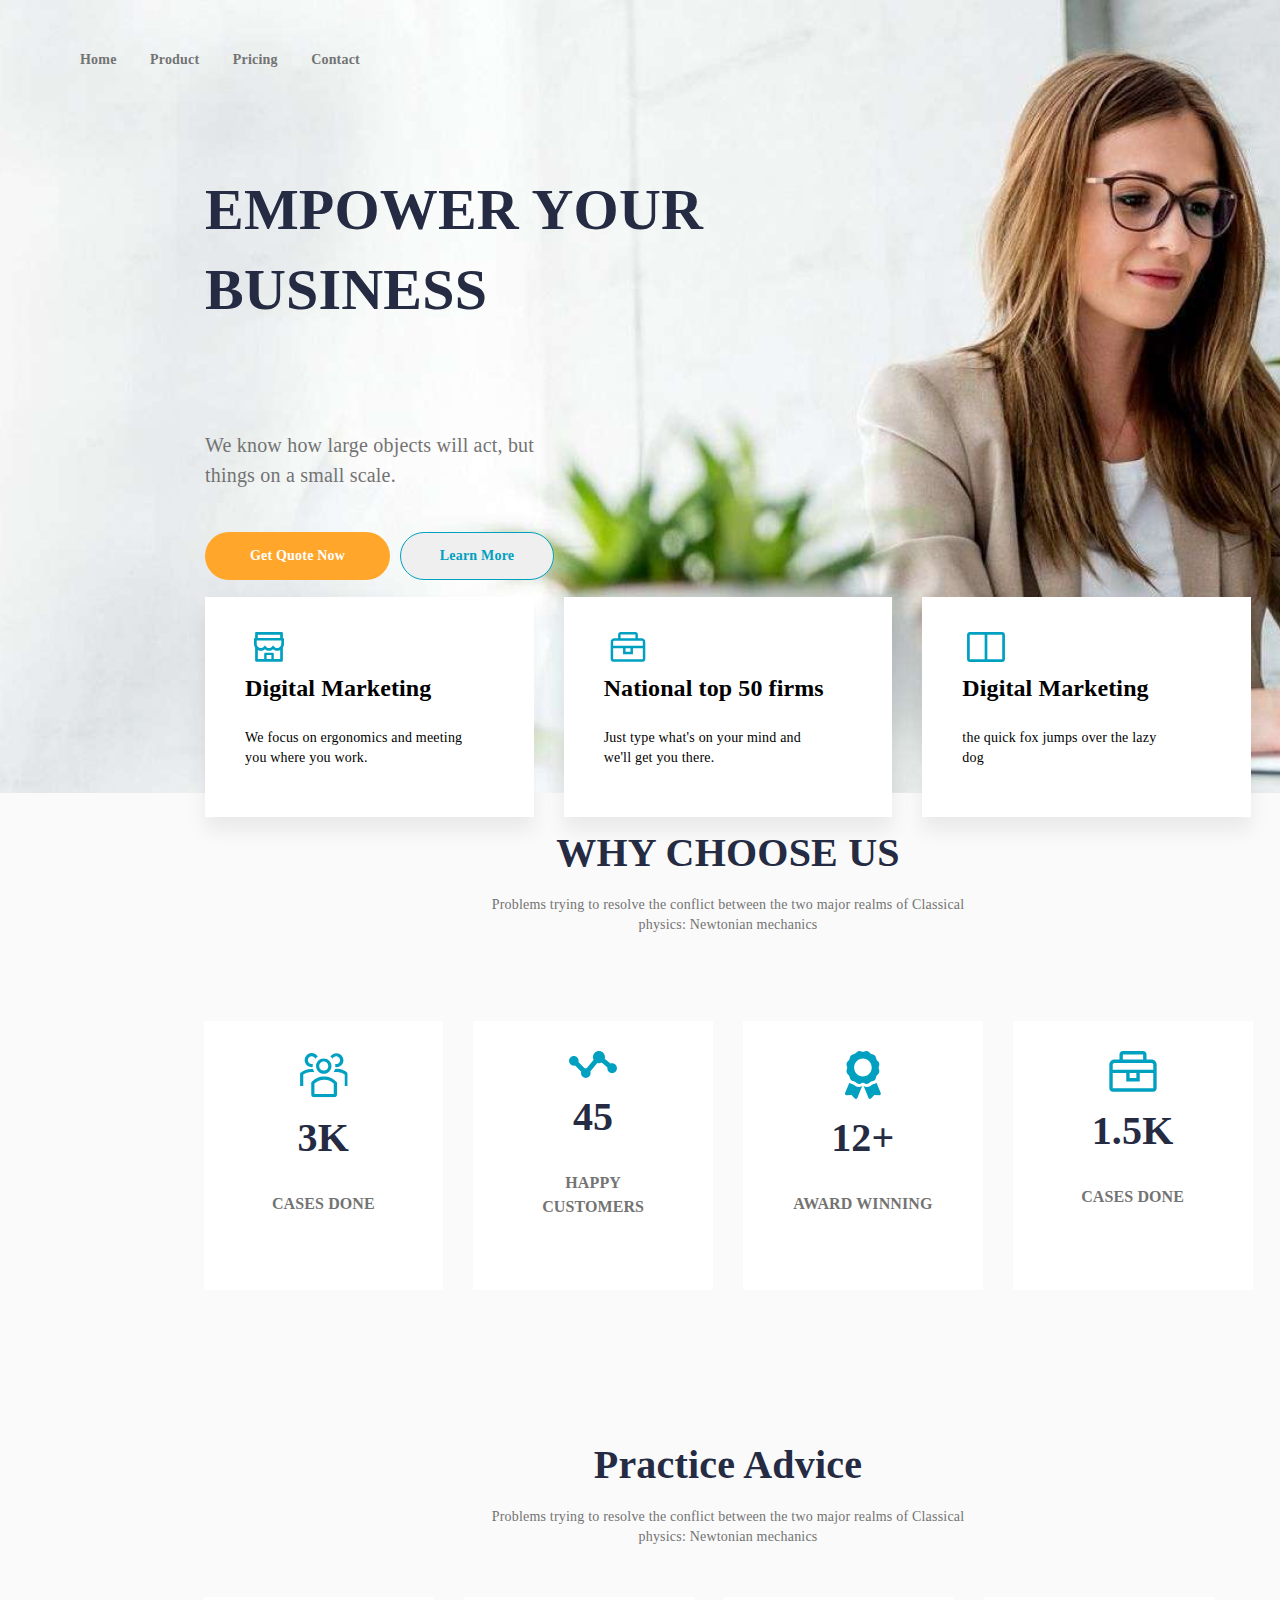
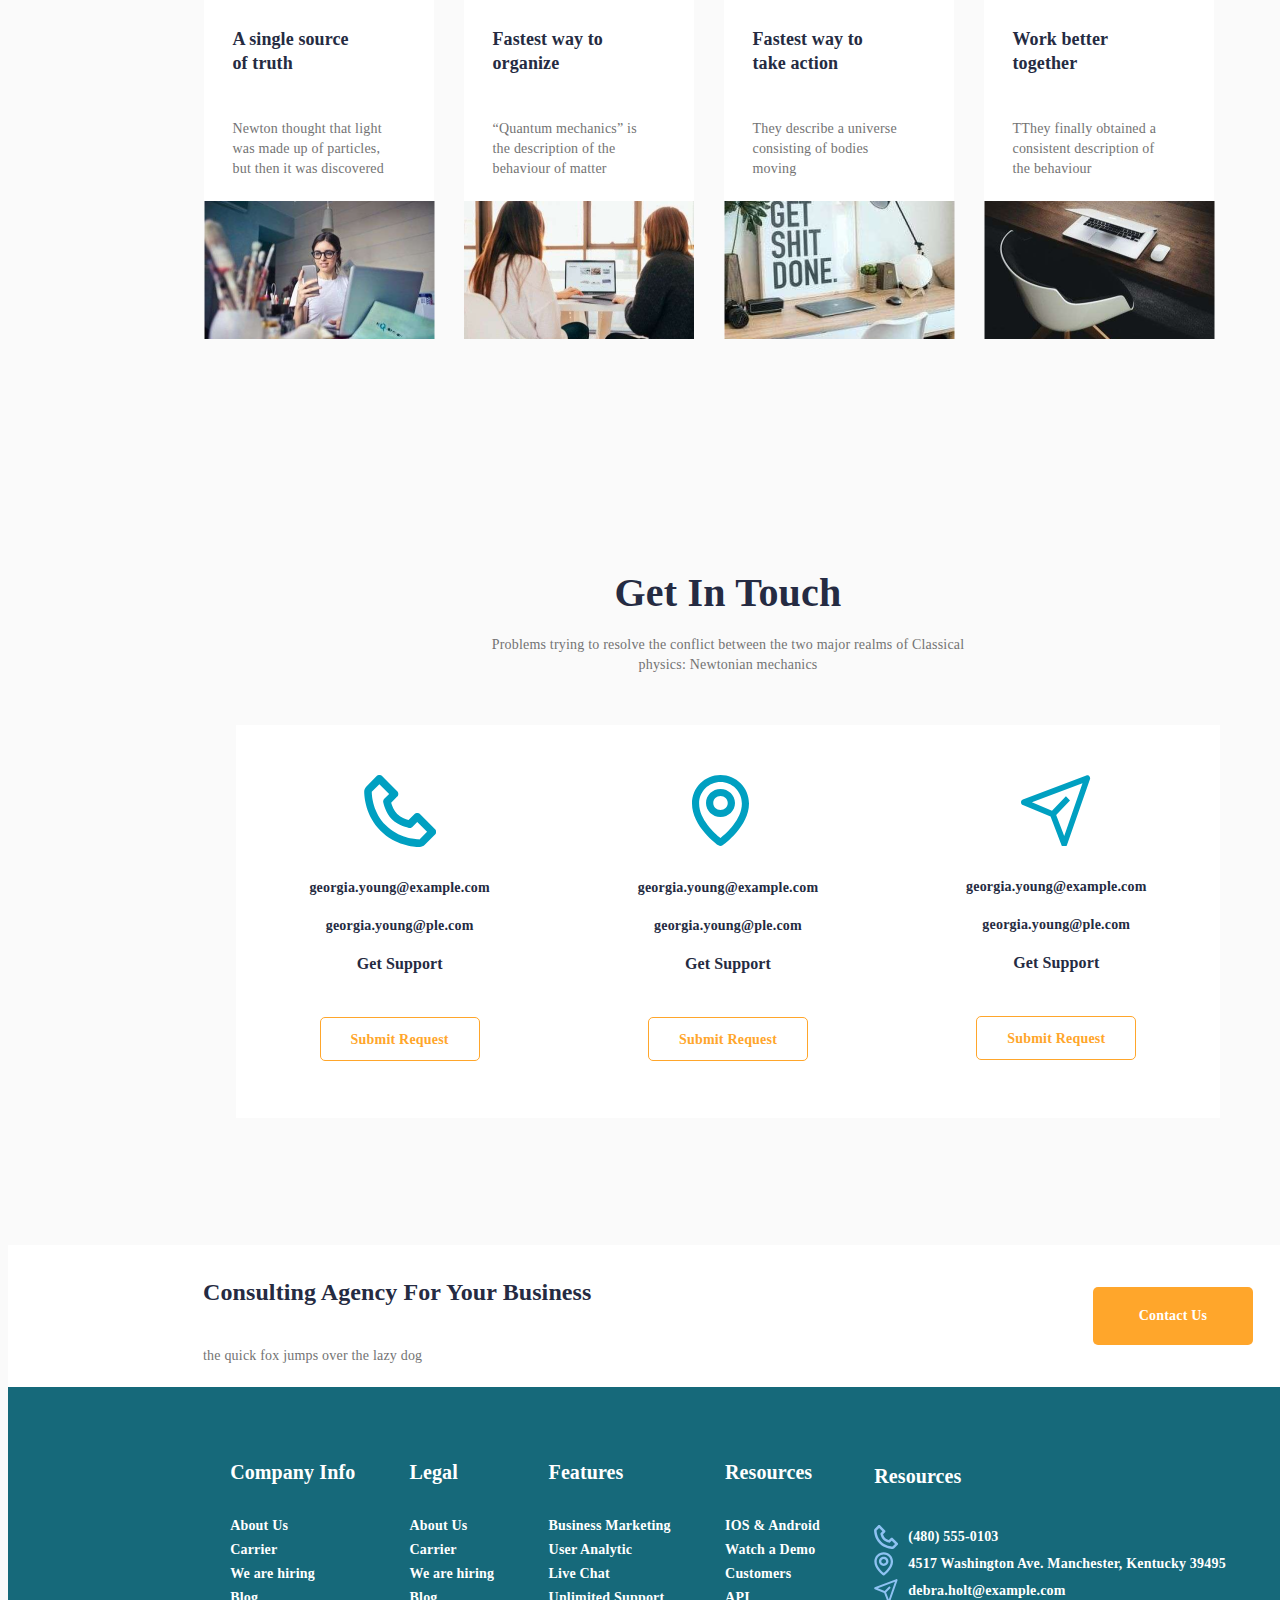
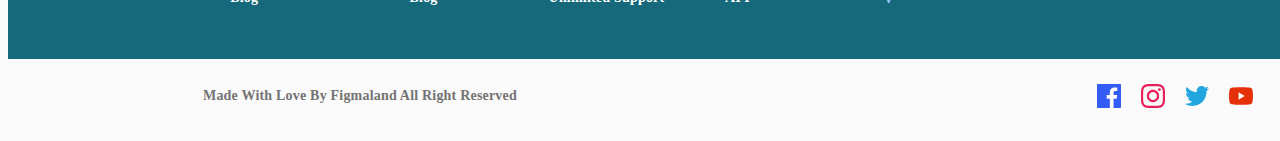
<file: labwork6/task2/index.html>
<!DOCTYPE html>
<html lang="en">
<head>
    <link rel="stylesheet" href="styles.css">
    <title>Document</title>
</head>
<body>
    <header>
        <DIV class="header">
            <nav class="header--navmenu">
                <p>Home </p>  
                <p>Product </p>  
                <p>Pricing </p>  
                <p>Contact </p>
            </nav>
            <div class="header--toggler">
                <svg width="24" height="14" viewBox="0 0 24 14" fill="none" xmlns="http://www.w3.org/2000/svg">
                    <path d="M0.571472 0H23.4286V2.28571H0.571472V0ZM6.28576 5.71429H23.4286V8H6.28576V5.71429ZM13.4286 11.4286H23.4286V13.7143H13.4286V11.4286Z" fill="#252B42"/>
                </svg>                    
            </div>
        </DIV>
    </header>
    <main class="main">
        <section>
            <div class="main--selection1">
                <p class="main--selection1--titiletext">EMPOWER YOUR BUSINESS</p>
                <p class="main--selection1--text">We know how large objects will act, but things on a small scale.</p>
                <div class="main--selection1--cta">
                        <button class="main--selection1--cta--button">Get Quote Now</button>
                        <button class="main--selection1--cta--button2">Learn More</button>
                </div>
                <div class="main--selection--containers">
                    <div class="main--selection--containers--block">
                        <svg width="48" height="48" viewBox="0 0 48 48" xmlns="http://www.w3.org/2000/svg">
                            <path d="M46.2 9.48885V1.89659C46.2 0.847537 45.342 0 44.28 0H3.72003C2.65804 0 1.80004 0.847537 1.80004 1.89659V9.48885C0.798037 9.54812 3.71756e-05 10.372 3.71756e-05 11.3795V19.1851C-0.00380525 20.6197 0.290253 22.0398 0.864037 23.3576C1.12204 23.9622 1.44004 24.5311 1.80004 25.0705V45.518C1.80004 46.5612 2.65804 47.4146 3.72003 47.4146H44.28C45.342 47.4146 46.2 46.5671 46.2 45.518V25.0705C46.5657 24.5298 46.879 23.9563 47.136 23.3576C47.706 22.036 48 20.6313 48 19.1851V11.3795C48 10.372 47.202 9.54812 46.2 9.48885ZM6.12003 4.26732H41.88V9.48293H6.12003V4.26732ZM27.84 43.1532H20.16V36.9834H27.84V43.1532ZM41.904 43.1532H31.68V35.0868C31.68 34.0378 30.822 33.1902 29.76 33.1902H18.24C17.178 33.1902 16.32 34.0378 16.32 35.0868V43.1532H6.12003V28.7985C6.29403 28.8814 6.47403 28.9644 6.66003 29.0355C7.99803 29.5927 9.42003 29.8712 10.884 29.8712C12.348 29.8712 13.764 29.5927 15.108 29.0355C15.936 28.6918 16.716 28.2532 17.43 27.7257C17.442 27.7198 17.454 27.7198 17.466 27.7257C18.1822 28.2554 18.9622 28.6954 19.788 29.0355C21.126 29.5927 22.548 29.8712 24.012 29.8712C25.476 29.8712 26.892 29.5927 28.236 29.0355C29.064 28.6918 29.844 28.2532 30.558 27.7257C30.57 27.7198 30.582 27.7198 30.594 27.7257C31.3102 28.2554 32.0902 28.6954 32.916 29.0355C34.254 29.5927 35.676 29.8712 37.14 29.8712C38.604 29.8712 40.02 29.5927 41.364 29.0355C41.544 28.9585 41.724 28.8814 41.904 28.7985V43.1532ZM43.68 19.1851C43.68 22.7294 40.74 25.6039 37.122 25.6039C34.674 25.6039 32.538 24.2941 31.41 22.3501C31.236 22.0537 30.924 21.87 30.576 21.87H30.54C30.198 21.87 29.88 22.0537 29.706 22.3501C29.1304 23.3417 28.2992 24.1652 27.297 24.7367C26.2948 25.3082 25.1572 25.6074 24 25.6039C21.558 25.6039 19.428 24.3 18.3 22.3619C18.12 22.0597 17.796 21.87 17.442 21.87C17.088 21.87 16.758 22.0597 16.584 22.3619C16.005 23.3498 15.1728 24.1695 14.1711 24.7387C13.1694 25.3078 12.0336 25.6062 10.878 25.6039C7.26003 25.6039 4.32003 22.7294 4.32003 19.1851V13.7799C4.32003 13.7621 4.33203 13.7502 4.35003 13.7502H43.65C43.668 13.7502 43.68 13.7621 43.68 13.7799V19.1851Z" class="main--selection--containers--block--logo"/>
                            </svg>
                        <header class="main--selection--containers--block--title">Digital Marketing</header>
                        <p>We focus on ergonomics and 
                            meeting you where you work. </p>                            
                    </div>
                    <div class="main--selection--containers--block">
                        <svg width="48" height="41" viewBox="0 0 48 41" xmlns="http://www.w3.org/2000/svg">
                            <path d="M42.5886 8.52529H37.519V3.45567C37.519 2.55931 37.1629 1.69966 36.5291 1.06583C35.8952 0.432007 35.0356 0.0759277 34.1392 0.0759277H13.8608C12.9644 0.0759277 12.1047 0.432007 11.4709 1.06583C10.8371 1.69966 10.481 2.55931 10.481 3.45567V8.52529H5.41139C4.06684 8.52529 2.77736 9.05941 1.82662 10.0102C0.875886 10.9609 0.341766 12.2504 0.341766 13.5949V37.2531C0.341766 38.1495 0.697846 39.0092 1.33167 39.643C1.9655 40.2768 2.82515 40.6329 3.72151 40.6329H44.2785C45.1748 40.6329 46.0345 40.2768 46.6683 39.643C47.3021 39.0092 47.6582 38.1495 47.6582 37.2531V13.5949C47.6582 12.2504 47.1241 10.9609 46.1734 10.0102C45.2226 9.05941 43.9331 8.52529 42.5886 8.52529ZM13.8608 3.45567H34.1392V8.52529H13.8608V3.45567ZM44.2785 37.2531H3.72151V22.0443H17.2405V30.4936H30.7595V22.0443H44.2785V37.2531ZM20.6202 22.0443H27.3797V27.1139H20.6202V22.0443ZM3.72151 18.6645V13.5949C3.72151 13.1467 3.89955 12.7169 4.21647 12.4C4.53338 12.0831 4.9632 11.905 5.41139 11.905H42.5886C43.0368 11.905 43.4666 12.0831 43.7835 12.4C44.1004 12.7169 44.2785 13.1467 44.2785 13.5949V18.6645H3.72151Z"/>
                            </svg>                            
                        <header class="main--selection--containers--block--title">National top 50 firms</header>
                        <p>Just type what's on your mind 
                            and we'll get you there.</p>                            
                    </div>
                    <div class="main--selection--containers--block">
                        <svg width="48" height="38" viewBox="0 0 48 38" xmlns="http://www.w3.org/2000/svg">
                            <path d="M44.5679 0.0111084H3.43234C2.52347 0.0120205 1.65208 0.375302 1.00941 1.02123C0.366737 1.66715 0.00528678 2.54295 0.00437927 3.45643V34.4643C0.00528678 35.3778 0.366737 36.2536 1.00941 36.8995C1.65208 37.5454 2.52347 37.9087 3.43234 37.9096H44.5679C45.4766 37.9082 46.3477 37.5448 46.9903 36.899C47.6329 36.2532 47.9945 35.3776 47.9958 34.4643V3.45643C47.9949 2.54295 47.6335 1.66715 46.9908 1.02123C46.3481 0.375302 45.4767 0.0120205 44.5679 0.0111084ZM3.43234 3.45643H22.2861V34.4643H3.43234V3.45643ZM25.7141 34.4643V3.45643H44.5679L44.5713 34.4643H25.7141Z"/>
                            </svg>                                                       
                        <header class="main--selection--containers--block--title">Digital Marketing</header>
                        <p>the quick fox jumps over the 
                            lazy dog</p>                            
                    </div>
                </div>
            </div>
        </section>
        <section>
            <div class="main--selection2">
                <div class="main--selection2--titletext">WHY CHOOSE US</div>
                <p class="main--selection2--p">Problems trying to resolve the conflict between the two major realms 
                    of Classical physics: Newtonian mechanics </p>
                    <div class="main--selection2--row">
                        <div class="main--selection2--row--block">
                            <svg width="49" height="48" viewBox="0 0 49 48" fill="none" xmlns="http://www.w3.org/2000/svg">
                                <g clip-path="url(#clip0_1_97)">
                                <g clip-path="url(#clip1_1_97)">
                                <path d="M24.8406 22.8022C29.1448 22.8022 32.4925 19.3069 32.4925 15.0171C32.4925 10.7273 28.9854 7.39087 24.6812 7.39087C20.377 7.39087 17.0293 10.8862 17.0293 15.0171C17.0293 19.3069 20.5364 22.8022 24.8406 22.8022ZM24.6812 10.5685C24.8406 10.5685 24.8406 10.5685 24.6812 10.5685C27.2318 10.5685 29.3042 12.6339 29.3042 15.176C29.3042 17.7181 27.2318 19.6246 24.6812 19.6246C22.1305 19.6246 20.2176 17.5592 20.2176 15.176C20.2176 12.6339 22.2899 10.5685 24.6812 10.5685Z" fill="#00A0C1"/>
                                <path d="M48.4339 21.8487C45.405 19.1477 41.4197 17.7178 37.2749 17.8767H35.9996C35.6808 19.1477 35.2025 20.2599 34.5648 21.2132C35.5213 21.0543 36.3184 21.0543 37.2749 21.0543C40.3038 20.8954 43.3327 21.8487 45.7239 23.5964V35.0357H48.9122V22.3253L48.4339 21.8487Z" fill="#00A0C1"/>
                                <path d="M33.6084 7.70814C34.4055 5.80158 36.6373 4.8483 38.7097 5.6427C40.6226 6.4371 41.5791 8.66141 40.782 10.7269C40.1444 12.1568 38.7097 13.1101 37.2749 13.1101C36.9561 13.1101 36.4779 13.1101 36.159 12.9512C36.3184 13.7456 36.3184 14.54 36.3184 15.1755V16.1288C36.6373 16.1288 36.9561 16.2876 37.2749 16.2876C41.2603 16.2876 44.4486 13.1101 44.4486 9.29693C44.4486 5.32494 41.2603 2.14734 37.4343 2.14734C34.8837 2.14734 32.6519 3.41838 31.3766 5.6427C32.1737 6.11934 32.9707 6.75486 33.6084 7.70814Z" fill="#00A0C1"/>
                                <path d="M15.4351 21.3721C14.7975 20.4189 14.3192 19.3067 14.0004 18.0357H12.7251C8.58031 17.8768 4.59495 19.3067 1.56607 21.8488L1.08783 22.3254V35.0358H4.27612V23.5965C6.82675 21.8488 9.69621 20.8955 12.7251 21.0544C13.6816 21.0544 14.6381 21.2133 15.4351 21.3721Z" fill="#00A0C1"/>
                                <path d="M12.7251 16.1294C13.044 16.1294 13.3628 16.1294 13.6816 15.9705V15.0172C13.6816 14.2228 13.6816 13.4284 13.841 12.7929C13.5222 12.9518 13.044 12.9518 12.7251 12.9518C10.6527 12.9518 8.89917 11.2041 8.89917 9.13868C8.89917 7.07324 10.6527 5.32556 12.7251 5.32556C14.3193 5.32556 15.754 6.27884 16.3917 7.70876C17.0293 6.91436 17.9858 6.11996 18.7829 5.48444C16.7105 2.14796 12.4063 1.0358 9.05859 3.10124C5.71088 5.16668 4.59498 9.45644 6.66737 12.7929C7.94269 14.8584 10.1745 16.1294 12.7251 16.1294Z" fill="#00A0C1"/>
                                <path d="M37.9126 31.3816L37.5938 30.905C34.4055 27.4096 29.9419 25.3442 25.1594 25.5031C20.377 25.3442 15.754 27.4096 12.5657 30.905L12.2469 31.3816V43.4565C12.2469 44.8864 13.3628 46.1574 14.9569 46.1574H35.362C36.7967 46.1574 38.072 44.8864 38.072 43.4565V31.3816H37.9126ZM34.7243 42.9798H15.4351V32.4938C17.9858 29.9517 21.4929 28.6807 25.1594 28.6807C28.6666 28.5218 32.1737 29.9517 34.7243 32.4938V42.9798Z" fill="#00A0C1"/>
                                </g>
                                </g>
                                <defs>
                                <clipPath id="clip0_1_97">
                                <rect width="48" height="48" fill="white" transform="translate(0.5)"/>
                                </clipPath>
                                <clipPath id="clip1_1_97">
                                <rect width="48" height="44.2105" fill="white" transform="translate(1 2)"/>
                                </clipPath>
                                </defs>
                            </svg>
                            <div class="main--selection2--titletext">3K</div>
                            <p>CASES DONE</p>
                        </div>
                        <div class="main--selection2--row--block">                                                                              
                            <svg width="48" height="27" viewBox="0 0 48 27" fill="none" xmlns="http://www.w3.org/2000/svg">
                                <path d="M43.1502 12.2822C42.5747 12.2864 42.0047 12.3962 41.4674 12.6064L35.7271 7.82167C35.8684 7.30005 35.9689 6.75894 35.9689 6.18858C35.9689 2.81028 33.3022 0.0949707 29.9844 0.0949707C26.6667 0.0949707 24 2.81028 24 6.18858C24 7.15381 24.2394 8.05323 24.6272 8.86246L17.6636 17.2424C17.3849 17.1893 17.1022 17.1607 16.8186 17.1571C16.3902 17.1571 15.9856 17.2302 15.593 17.3374L9.45776 11.0903C9.56548 10.693 9.63729 10.281 9.63729 9.84475C9.63729 7.14406 7.50204 4.96986 4.84973 4.96986C2.19742 4.96986 0.0621643 7.14406 0.0621643 9.84475C0.0621643 12.5454 2.19742 14.7196 4.84973 14.7196C5.27822 14.7196 5.68277 14.6465 6.07535 14.5393L12.2106 20.7864C12.0955 21.1914 12.0351 21.6104 12.0311 22.032C12.0311 24.7327 14.1663 26.9069 16.8186 26.9069C19.471 26.9069 21.6062 24.7327 21.6062 22.032C21.6062 21.4543 21.4913 20.9107 21.3118 20.3964L28.2849 12.0068C28.8282 12.1676 29.3908 12.2822 29.9844 12.2822C30.9291 12.2769 31.8589 12.0421 32.6966 11.5973L38.4393 16.382C38.3942 16.638 38.3686 16.8971 38.3627 17.1571C38.3627 19.8578 40.4979 22.032 43.1502 22.032C45.8026 22.032 47.9378 19.8578 47.9378 17.1571C47.9378 14.4564 45.8026 12.2822 43.1502 12.2822Z" fill="#00A0C1"/>
                                </svg>                                
                            <div class="main--selection2--titletext">45</div>
                            <p>HAPPY CUSTOMERS</p>
                        </div>
                        <div class="main--selection2--row--block">
                            <svg width="36" height="48" viewBox="0 0 36 48" fill="none" xmlns="http://www.w3.org/2000/svg">
                                <path d="M9.06414 33.9949C8.25307 33.1802 8.67587 33.4099 6.71961 32.8839C5.83201 32.6449 5.05174 32.1855 4.34614 31.6352L0.111605 42.0639C-0.298129 43.0736 0.467205 44.1705 1.55174 44.1292L6.46947 43.9408L9.85187 47.5296C10.5985 48.3208 11.9089 48.0742 12.3187 47.0646L17.1767 35.1002C16.1649 35.6664 15.0421 35.9983 13.8811 35.9983C12.0611 35.9983 10.3512 35.2867 9.06414 33.9949ZM35.7276 42.0639L31.4931 31.6352C30.7875 32.1864 30.0072 32.6449 29.1196 32.8839C27.1531 33.4127 27.5843 33.1821 26.7751 33.9949C25.488 35.2867 23.7772 35.9983 21.9572 35.9983C20.7961 35.9983 19.6733 35.6655 18.6616 35.1002L23.5196 47.0646C23.9293 48.0742 25.2407 48.3208 25.9864 47.5296L29.3697 43.9408L34.2875 44.1292C35.372 44.1705 36.1373 43.0727 35.7276 42.0639ZM24.5463 31.8733C25.9724 30.4155 26.1357 30.5411 28.1667 29.9852C29.4631 29.6299 30.4767 28.5939 30.8239 27.2683C31.522 24.6058 31.3409 24.9274 33.2459 22.9792C34.1951 22.0089 34.5656 20.5942 34.2184 19.2686C33.5212 16.608 33.5203 16.9792 34.2184 14.3158C34.5656 12.9902 34.1951 11.5755 33.2459 10.6052C31.3409 8.65706 31.522 8.97769 30.8239 6.31613C30.4767 4.9905 29.4631 3.95456 28.1667 3.59925C25.5645 2.88581 25.8781 3.07238 23.9713 1.12331C23.0221 0.153002 21.638 -0.226685 20.3416 0.128627C17.7404 0.841127 18.1035 0.842064 15.4976 0.128627C14.2012 -0.226685 12.8171 0.152065 11.8679 1.12331C9.96294 3.07144 10.2765 2.88581 7.67347 3.59925C6.37707 3.95456 5.36347 4.9905 5.01627 6.31613C4.31907 8.97769 4.49921 8.65706 2.59427 10.6052C1.64507 11.5755 1.2736 12.9902 1.62174 14.3158C2.31894 16.9746 2.31987 16.6033 1.62174 19.2677C1.27454 20.5933 1.64507 22.008 2.59427 22.9792C4.49921 24.9274 4.31814 24.6058 5.01627 27.2683C5.36347 28.5939 6.37707 29.6299 7.67347 29.9852C9.76227 30.5571 9.91814 30.4671 11.2929 31.8733C12.5277 33.1361 14.4513 33.3621 15.9353 32.4189C16.5288 32.0405 17.2172 31.8396 17.9201 31.8396C18.623 31.8396 19.3114 32.0405 19.9048 32.4189C21.3879 33.3621 23.3115 33.1361 24.5463 31.8733ZM9.11454 16.4946C9.11454 11.523 13.0569 7.49269 17.9196 7.49269C22.7823 7.49269 26.7247 11.523 26.7247 16.4946C26.7247 21.4661 22.7823 25.4964 17.9196 25.4964C13.0569 25.4964 9.11454 21.4661 9.11454 16.4946Z" fill="#00A0C1"/>
                                </svg>                                     
                            <div class="main--selection2--titletext">12+</div>
                            <p>AWARD WINNING</p>
                        </div>
                        <div class="main--selection2--row--block">
                            <svg width="48" height="41" viewBox="0 0 48 41" xmlns="http://www.w3.org/2000/svg">
                                <path d="M42.5886 8.52529H37.519V3.45567C37.519 2.55931 37.1629 1.69966 36.5291 1.06583C35.8952 0.432007 35.0356 0.0759277 34.1392 0.0759277H13.8608C12.9644 0.0759277 12.1047 0.432007 11.4709 1.06583C10.8371 1.69966 10.481 2.55931 10.481 3.45567V8.52529H5.41139C4.06684 8.52529 2.77736 9.05941 1.82662 10.0102C0.875886 10.9609 0.341766 12.2504 0.341766 13.5949V37.2531C0.341766 38.1495 0.697846 39.0092 1.33167 39.643C1.9655 40.2768 2.82515 40.6329 3.72151 40.6329H44.2785C45.1748 40.6329 46.0345 40.2768 46.6683 39.643C47.3021 39.0092 47.6582 38.1495 47.6582 37.2531V13.5949C47.6582 12.2504 47.1241 10.9609 46.1734 10.0102C45.2226 9.05941 43.9331 8.52529 42.5886 8.52529ZM13.8608 3.45567H34.1392V8.52529H13.8608V3.45567ZM44.2785 37.2531H3.72151V22.0443H17.2405V30.4936H30.7595V22.0443H44.2785V37.2531ZM20.6202 22.0443H27.3797V27.1139H20.6202V22.0443ZM3.72151 18.6645V13.5949C3.72151 13.1467 3.89955 12.7169 4.21647 12.4C4.53338 12.0831 4.9632 11.905 5.41139 11.905H42.5886C43.0368 11.905 43.4666 12.0831 43.7835 12.4C44.1004 12.7169 44.2785 13.1467 44.2785 13.5949V18.6645H3.72151Z" fill="#00A0C1"/>
                                </svg>                                          
                            <div class="main--selection2--titletext">1.5K</div>
                            <p>CASES DONE</p>
                        </div>
                    </div>
                    
            </div> 
        </section>
        <section>
            <div class="main--selection3">
                <div class="main--selection2--titletext">Practice Advice</div>
                <p class="main--selection2--p">Problems trying to resolve the conflict between 
the two major realms of Classical physics: Newtonian mechanics</p>
                <div class="main--selection2--row">
                    <div class="main--selection3--row--block">
                        <h5>A single source 
                            of truth</h5>
                        <p class="main--selection3--p">Newton thought that 
                            light was made up of 
                            particles, but then it 
                            was discovered </p>
                        <img src="img/thumbnail/icon (3).png" alt="">
                    </div>
                    <div class="main--selection3--row--block">
                        <h5>Fastest way to 
                            organize</h5>
                        <p class="main--selection3--p">“Quantum mechanics” 
                            is the description of the 
                            behaviour of matter</p>
                        <img src="img/thumbnail/icon (4).png" alt="">
                    </div>
                    <div class="main--selection3--row--block">
                        <h5>Fastest way to 
                            take action</h5>
                        <p class="main--selection3--p">They describe a 
                            universe consisting of 
                            bodies moving</p>
                        <img src="img/thumbnail/icon (1).png" alt="">
                    </div>
                    <div class="main--selection3--row--block">
                        <h5>Work better 
                            together</h5>
                        <p class="main--selection3--p">TThey finally obtained 
                            a consistent description 
                            of the behaviour </p>
                        <img src="img/thumbnail/icon (2).png" alt="">
                    </div>
                </div>
            </div>
        </section>
        <section>
            <div class="main--selection4">
                <div class="main--selection2--titletext">Get In Touch</div>
                <p class="main--selection2--p">Problems trying to resolve the conflict between 
                    the two major realms of Classical physics: Newtonian mechanics  </p>
                <div class="main--selection4--row">
                    <div class="main--selection4--row--block">
                        <svg width="72" height="72" viewBox="0 0 72 72" xmlns="http://www.w3.org/2000/svg">
                            <path d="M55.9295 38.9947C55.578 38.6426 55.1605 38.3632 54.7009 38.1726C54.2413 37.982 53.7487 37.8839 53.2511 37.8839C52.7536 37.8839 52.2609 37.982 51.8013 38.1726C51.3417 38.3632 50.9242 38.6426 50.5727 38.9947L44.534 45.0334C41.7344 44.1999 36.5102 42.3057 33.1992 38.9947C29.8881 35.6836 27.9939 30.4594 27.1605 27.6598L33.1992 21.6211C33.5513 21.2696 33.8306 20.8521 34.0212 20.3925C34.2118 19.9329 34.3099 19.4403 34.3099 18.9427C34.3099 18.4452 34.2118 17.9525 34.0212 17.4929C33.8306 17.0333 33.5513 16.6159 33.1992 16.2643L18.0456 1.11076C17.6941 0.758646 17.2766 0.479298 16.817 0.288701C16.3574 0.0981045 15.8647 0 15.3672 0C14.8696 0 14.377 0.0981045 13.9174 0.288701C13.4578 0.479298 13.0403 0.758646 12.6888 1.11076L2.41467 11.3849C0.975078 12.8245 0.164361 14.802 0.194668 16.8212C0.281801 22.2159 1.71003 40.9533 16.4772 55.7204C31.2443 70.4876 49.9817 71.912 55.3802 72.003H55.4863C57.4865 72.003 59.377 71.215 60.809 69.783L71.0831 59.5088C71.4352 59.1573 71.7146 58.7398 71.9052 58.2802C72.0957 57.8207 72.1938 57.328 72.1938 56.8304C72.1938 56.3329 72.0957 55.8402 71.9052 55.3807C71.7146 54.9211 71.4352 54.5036 71.0831 54.1521L55.9295 38.9947ZM55.4484 64.4224C50.7205 64.3428 34.544 63.0737 21.834 50.3599C9.08224 37.6081 7.84722 21.3749 7.77146 16.7417L15.3672 9.14594L25.164 18.9427L20.2656 23.8411C19.8203 24.2861 19.4929 24.835 19.313 25.4382C19.1331 26.0414 19.1063 26.68 19.2351 27.2961C19.3261 27.7318 21.5498 38.0627 27.8386 44.3515C34.1273 50.6402 44.4583 52.864 44.8939 52.9549C45.5097 53.0874 46.1489 53.0627 46.7527 52.8833C47.3565 52.7039 47.9054 52.3755 48.3489 51.9283L53.2511 47.0299L63.0479 56.8267L55.4484 64.4224Z"/>
                            </svg>
                        <div class="main--selection4--row--block--email">
                            <p>georgia.young@example.com</p>
                            <p>georgia.young@ple.com</p>
                        </div>
                        <h5>Get Support</h5>
                        <button class="main--selection4--row--block--button">Submit Request</button>
                    </div>
                    <div class="main--selection4--row--block">
                        <svg width="73" height="72" viewBox="0 0 73 72" xmlns="http://www.w3.org/2000/svg">
                            <path d="M29.5 42C37.4968 42 44 35.721 44 28C44 20.279 37.4968 14 29.5 14C21.5032 14 15 20.279 15 28C15 35.721 21.5032 42 29.5 42ZM29.5 21C33.4984 21 36.75 24.1395 36.75 28C36.75 31.8605 33.4984 35 29.5 35C25.5016 35 22.25 31.8605 22.25 28C22.25 24.1395 25.5016 21 29.5 21Z"/>
                            <path d="M27.4338 70.3403C28.0367 70.7693 28.7591 71 29.5 71C30.2409 71 30.9633 70.7693 31.5662 70.3403C32.6492 69.577 58.103 51.2624 57.9997 28.4002C57.9997 12.7411 45.214 0 29.5 0C13.786 0 1.00031 12.7411 1.00031 28.3825C0.897002 51.2624 26.3508 69.577 27.4338 70.3403ZM29.5 7.10006C41.2882 7.10006 50.8748 16.6532 50.8748 28.418C50.9496 44.173 35.2427 58.3199 29.5 62.9598C23.7609 58.3163 8.05042 44.1659 8.12524 28.4002C8.12524 16.6532 17.7118 7.10006 29.5 7.10006Z"/>
                            </svg>
                            
                        <div class="main--selection4--row--block--email">
                            <p>georgia.young@example.com</p>
                            <p>georgia.young@ple.com</p>
                        </div>
                        <h5>Get Support</h5>
                        <button class="main--selection4--row--block--button">Submit Request</button>
                    </div>
                    <div class="main--selection4--row--block">
                        <svg width="70" height="71" viewBox="0 0 70 71"  xmlns="http://www.w3.org/2000/svg">
                            <path d="M68.3484 1.16199C67.9592 0.759029 67.4674 0.480035 66.9308 0.357809C66.3943 0.235584 65.8354 0.275208 65.3198 0.472024L1.8615 24.4708C1.31422 24.6867 0.84305 25.0706 0.51056 25.5716C0.178071 26.0726 0 26.6669 0 27.2756C0 27.8844 0.178071 28.4787 0.51056 28.9797C0.84305 29.4807 1.31422 29.8646 1.8615 30.0805L29.5524 41.5999L40.6287 70.3984C40.8368 70.9426 41.1935 71.4115 41.6549 71.7473C42.1162 72.0832 42.6619 72.2712 43.2248 72.2883C43.8077 72.2759 44.3733 72.08 44.847 71.7266C45.3207 71.3732 45.6804 70.8787 45.8785 70.3084L68.9542 4.31183C69.1507 3.78108 69.1981 3.20317 69.0909 2.64548C68.9836 2.08779 68.7261 1.5733 68.3484 1.16199ZM43.2248 60.8889L35.1771 39.89L48.9937 25.5207L44.9266 21.291L30.9946 35.7802L10.9187 27.2906L61.4834 8.30162L43.2248 60.8889Z" />
                            </svg>
                            
                        <div class="main--selection4--row--block--email">
                            <p>georgia.young@example.com</p>
                            <p>georgia.young@ple.com</p>
                        </div>
                        <h5>Get Support</h5>
                        <button class="main--selection4--row--block--button">Submit Request</button>
                    </div>
                </div>
            </div>
        </section>
    </main>
    <footer>
        <div class="footer">
            <div class="footer--block1">
                <div class="footer--block1--block">
                    <div class="footer--block1--block--textblock">
                        <p class="footer--block1--block--textblock--h3">Consulting Agency For Your Business</p>
                        <p class="footer--block1--block--textblock--p">the quick fox jumps over the lazy dog</p>
                    </div>
                    <button class="footer--block1--block--button">Contact Us</button>
                </div>
            </div>
            <div class="footer--block2">
                <div class="footer--block2--block">
                    <div class="footer--block2--block--menucolumn">
                        <p>Company Info</p>
                        <UL>
                            <li>About Us</li>
                            <li>Carrier</li>
                            <li>We are hiring</li>
                            <li>Blog</li>
                        </UL>
                    </div>
                    <div class="footer--block2--block--menucolumn">
                        <p>Legal</p>
                        <UL>
                            <li>About Us</li>
                            <li>Carrier</li>
                            <li>We are hiring</li>
                            <li>Blog</li>
                        </UL>
                    </div>
                    <div class="footer--block2--block--menucolumn">
                        <P>Features</P>
                        <UL>
                            <li>Business Marketing</li>
                            <li>User Analytic</li>
                            <li>Live Chat</li>
                            <li>Unlimited Support</li>
                        </UL>
                    </div>
                    <div class="footer--block2--block--menucolumn">
                        <P>Resources</P>
                        <UL>
                            <li>IOS & Android</li>
                            <li>Watch a Demo</li>
                            <li>Customers</li>
                            <li>API</li>
                        </UL>
                    </div>
                    <div class="footer--block2--block--menucolumn">
                        <P>Resources</P>
                        <UL>
                            <li><svg width="24" height="24" viewBox="0 0 72 72" xmlns="http://www.w3.org/2000/svg">
                                <path d="M55.9295 38.9947C55.578 38.6426 55.1605 38.3632 54.7009 38.1726C54.2413 37.982 53.7487 37.8839 53.2511 37.8839C52.7536 37.8839 52.2609 37.982 51.8013 38.1726C51.3417 38.3632 50.9242 38.6426 50.5727 38.9947L44.534 45.0334C41.7344 44.1999 36.5102 42.3057 33.1992 38.9947C29.8881 35.6836 27.9939 30.4594 27.1605 27.6598L33.1992 21.6211C33.5513 21.2696 33.8306 20.8521 34.0212 20.3925C34.2118 19.9329 34.3099 19.4403 34.3099 18.9427C34.3099 18.4452 34.2118 17.9525 34.0212 17.4929C33.8306 17.0333 33.5513 16.6159 33.1992 16.2643L18.0456 1.11076C17.6941 0.758646 17.2766 0.479298 16.817 0.288701C16.3574 0.0981045 15.8647 0 15.3672 0C14.8696 0 14.377 0.0981045 13.9174 0.288701C13.4578 0.479298 13.0403 0.758646 12.6888 1.11076L2.41467 11.3849C0.975078 12.8245 0.164361 14.802 0.194668 16.8212C0.281801 22.2159 1.71003 40.9533 16.4772 55.7204C31.2443 70.4876 49.9817 71.912 55.3802 72.003H55.4863C57.4865 72.003 59.377 71.215 60.809 69.783L71.0831 59.5088C71.4352 59.1573 71.7146 58.7398 71.9052 58.2802C72.0957 57.8207 72.1938 57.328 72.1938 56.8304C72.1938 56.3329 72.0957 55.8402 71.9052 55.3807C71.7146 54.9211 71.4352 54.5036 71.0831 54.1521L55.9295 38.9947ZM55.4484 64.4224C50.7205 64.3428 34.544 63.0737 21.834 50.3599C9.08224 37.6081 7.84722 21.3749 7.77146 16.7417L15.3672 9.14594L25.164 18.9427L20.2656 23.8411C19.8203 24.2861 19.4929 24.835 19.313 25.4382C19.1331 26.0414 19.1063 26.68 19.2351 27.2961C19.3261 27.7318 21.5498 38.0627 27.8386 44.3515C34.1273 50.6402 44.4583 52.864 44.8939 52.9549C45.5097 53.0874 46.1489 53.0627 46.7527 52.8833C47.3565 52.7039 47.9054 52.3755 48.3489 51.9283L53.2511 47.0299L63.0479 56.8267L55.4484 64.4224Z"/>
                                </svg>(480) 555-0103</li>
                            <li><svg width="24" height="30" viewBox="0 0 73 72" xmlns="http://www.w3.org/2000/svg">
                                <path d="M29.5 42C37.4968 42 44 35.721 44 28C44 20.279 37.4968 14 29.5 14C21.5032 14 15 20.279 15 28C15 35.721 21.5032 42 29.5 42ZM29.5 21C33.4984 21 36.75 24.1395 36.75 28C36.75 31.8605 33.4984 35 29.5 35C25.5016 35 22.25 31.8605 22.25 28C22.25 24.1395 25.5016 21 29.5 21Z"/>
                                <path d="M27.4338 70.3403C28.0367 70.7693 28.7591 71 29.5 71C30.2409 71 30.9633 70.7693 31.5662 70.3403C32.6492 69.577 58.103 51.2624 57.9997 28.4002C57.9997 12.7411 45.214 0 29.5 0C13.786 0 1.00031 12.7411 1.00031 28.3825C0.897002 51.2624 26.3508 69.577 27.4338 70.3403ZM29.5 7.10006C41.2882 7.10006 50.8748 16.6532 50.8748 28.418C50.9496 44.173 35.2427 58.3199 29.5 62.9598C23.7609 58.3163 8.05042 44.1659 8.12524 28.4002C8.12524 16.6532 17.7118 7.10006 29.5 7.10006Z"/>
                                </svg>4517 Washington Ave. Manchester, Kentucky 39495</li>
                            <li> <svg width="24" height="24" viewBox="0 0 70 71"  xmlns="http://www.w3.org/2000/svg">
                                <path d="M68.3484 1.16199C67.9592 0.759029 67.4674 0.480035 66.9308 0.357809C66.3943 0.235584 65.8354 0.275208 65.3198 0.472024L1.8615 24.4708C1.31422 24.6867 0.84305 25.0706 0.51056 25.5716C0.178071 26.0726 0 26.6669 0 27.2756C0 27.8844 0.178071 28.4787 0.51056 28.9797C0.84305 29.4807 1.31422 29.8646 1.8615 30.0805L29.5524 41.5999L40.6287 70.3984C40.8368 70.9426 41.1935 71.4115 41.6549 71.7473C42.1162 72.0832 42.6619 72.2712 43.2248 72.2883C43.8077 72.2759 44.3733 72.08 44.847 71.7266C45.3207 71.3732 45.6804 70.8787 45.8785 70.3084L68.9542 4.31183C69.1507 3.78108 69.1981 3.20317 69.0909 2.64548C68.9836 2.08779 68.7261 1.5733 68.3484 1.16199ZM43.2248 60.8889L35.1771 39.89L48.9937 25.5207L44.9266 21.291L30.9946 35.7802L10.9187 27.2906L61.4834 8.30162L43.2248 60.8889Z" />
                                </svg> debra.holt@example.com</li>
                        </UL>
                    </div>
                </div>
            </div>
            <div class="footer--block3">
                <div class="footer--block3--block">
                    <p>Made With Love By Figmaland All Right Reserved </p>
                    <div class="footer--block3--block--icons">
                        <svg width="24" height="24" viewBox="0 0 24 24" fill="none" xmlns="http://www.w3.org/2000/svg">
                            <path d="M23.04 0H0.96C0.429 0 0 0.429 0 0.96V23.04C0 23.571 0.429 24 0.96 24H23.04C23.571 24 24 23.571 24 23.04V0.96C24 0.429 23.571 0 23.04 0ZM20.268 7.005H18.351C16.848 7.005 16.557 7.719 16.557 8.769V11.082H20.145L19.677 14.703H16.557V24H12.816V14.706H9.687V11.082H12.816V8.412C12.816 5.313 14.709 3.624 17.475 3.624C18.801 3.624 19.938 3.723 20.271 3.768V7.005H20.268Z" fill="#335BF5"/>
                            </svg>
                        <svg width="24" height="24" viewBox="0 0 24 24" fill="none" xmlns="http://www.w3.org/2000/svg">
                                <path d="M12.0018 5.84744C8.59677 5.84744 5.84877 8.59544 5.84877 12.0004C5.84877 15.4054 8.59677 18.1534 12.0018 18.1534C15.4068 18.1534 18.1548 15.4054 18.1548 12.0004C18.1548 8.59544 15.4068 5.84744 12.0018 5.84744ZM12.0018 15.9994C9.79977 15.9994 8.00277 14.2024 8.00277 12.0004C8.00277 9.79844 9.79977 8.00144 12.0018 8.00144C14.2038 8.00144 16.0008 9.79844 16.0008 12.0004C16.0008 14.2024 14.2038 15.9994 12.0018 15.9994ZM18.4068 4.16144C17.6118 4.16144 16.9698 4.80344 16.9698 5.59844C16.9698 6.39344 17.6118 7.03544 18.4068 7.03544C19.2018 7.03544 19.8438 6.39644 19.8438 5.59844C19.844 5.40966 19.807 5.22269 19.7349 5.04824C19.6627 4.87379 19.5569 4.71528 19.4234 4.5818C19.2899 4.44831 19.1314 4.34247 18.957 4.27034C18.7825 4.19821 18.5955 4.1612 18.4068 4.16144V4.16144ZM23.9958 12.0004C23.9958 10.3444 24.0108 8.70344 23.9178 7.05044C23.8248 5.13044 23.3868 3.42644 21.9828 2.02244C20.5758 0.615437 18.8748 0.180437 16.9548 0.0874372C15.2988 -0.00556279 13.6578 0.00943725 12.0048 0.00943725C10.3488 0.00943725 8.70777 -0.00556279 7.05477 0.0874372C5.13477 0.180437 3.43077 0.618437 2.02677 2.02244C0.619771 3.42944 0.184771 5.13044 0.0917707 7.05044C-0.00122929 8.70644 0.0137708 10.3474 0.0137708 12.0004C0.0137708 13.6534 -0.00122929 15.2974 0.0917707 16.9504C0.184771 18.8704 0.622771 20.5744 2.02677 21.9784C3.43377 23.3854 5.13477 23.8204 7.05477 23.9134C8.71077 24.0064 10.3518 23.9914 12.0048 23.9914C13.6608 23.9914 15.3018 24.0064 16.9548 23.9134C18.8748 23.8204 20.5788 23.3824 21.9828 21.9784C23.3898 20.5714 23.8248 18.8704 23.9178 16.9504C24.0138 15.2974 23.9958 13.6564 23.9958 12.0004V12.0004ZM21.3558 19.0744C21.1368 19.6204 20.8728 20.0284 20.4498 20.4484C20.0268 20.8714 19.6218 21.1354 19.0758 21.3544C17.4978 21.9814 13.7508 21.8404 12.0018 21.8404C10.2528 21.8404 6.50277 21.9814 4.92477 21.3574C4.37877 21.1384 3.97077 20.8744 3.55077 20.4514C3.12777 20.0284 2.86377 19.6234 2.64477 19.0774C2.02077 17.4964 2.16177 13.7494 2.16177 12.0004C2.16177 10.2514 2.02077 6.50144 2.64477 4.92344C2.86377 4.37744 3.12777 3.96944 3.55077 3.54944C3.97377 3.12944 4.37877 2.86244 4.92477 2.64344C6.50277 2.01944 10.2528 2.16044 12.0018 2.16044C13.7508 2.16044 17.5008 2.01944 19.0788 2.64344C19.6248 2.86244 20.0328 3.12644 20.4528 3.54944C20.8758 3.97244 21.1398 4.37744 21.3588 4.92344C21.9828 6.50144 21.8418 10.2514 21.8418 12.0004C21.8418 13.7494 21.9828 17.4964 21.3558 19.0744Z" fill="#E61F5A"/>
                                </svg>
                        <svg width="24" height="20" viewBox="0 0 24 20" fill="none" xmlns="http://www.w3.org/2000/svg">
                            <path d="M24.0004 2.46548C23.1188 2.85141 22.1594 3.12917 21.1711 3.23735C22.1971 2.61879 22.9655 1.64156 23.332 0.489007C22.3692 1.07022 21.3145 1.47778 20.2146 1.6936C19.7549 1.19488 19.1989 0.797581 18.5813 0.526453C17.9636 0.255325 17.2976 0.116179 16.6247 0.117688C13.902 0.117688 11.7123 2.3573 11.7123 5.10564C11.7123 5.49158 11.7584 5.87752 11.8333 6.24884C7.7565 6.03248 4.12048 4.05601 1.7032 1.0299C1.26274 1.79335 1.03193 2.66261 1.03477 3.54727C1.03477 5.27814 1.902 6.80435 3.22444 7.70195C2.44511 7.6708 1.68402 7.45342 1.00308 7.06749V7.12889C1.00308 9.5527 2.69143 11.5613 4.94161 12.0233C4.51912 12.1347 4.08449 12.1916 3.64797 12.1929C3.32817 12.1929 3.02565 12.1607 2.72024 12.1168C3.34257 14.0933 5.15482 15.5289 7.3128 15.5757C5.62444 16.9177 3.50968 17.7071 1.2134 17.7071C0.801397 17.7071 0.421085 17.6925 0.0263672 17.6457C2.20452 19.0637 4.78891 19.8824 7.5721 19.8824C16.6074 19.8824 21.5514 12.2864 21.5514 5.69332C21.5514 5.47696 21.5514 5.2606 21.537 5.04424C22.4936 4.33377 23.332 3.45371 24.0004 2.46548Z" fill="#21A6DF"/>
                        </svg>
                        <svg width="24" height="18" viewBox="0 0 24 18" fill="none" xmlns="http://www.w3.org/2000/svg">
                            <path d="M23.4699 2.93166C23.3335 2.3987 23.0663 1.91276 22.6951 1.52249C22.324 1.13221 21.8619 0.851291 21.355 0.707834C19.4884 0.176636 11.9879 0.176636 11.9879 0.176636C11.9879 0.176636 4.48729 0.176636 2.62071 0.707834C2.11385 0.851291 1.65172 1.13221 1.28057 1.52249C0.90941 1.91276 0.642248 2.3987 0.50582 2.93166C0.157288 4.93335 -0.0118455 6.96501 0.000644257 8.99993C-0.0118455 11.0348 0.157288 13.0665 0.50582 15.0682C0.642248 15.6012 0.90941 16.0871 1.28057 16.4774C1.65172 16.8676 2.11385 17.1486 2.62071 17.292C4.48729 17.8232 11.9879 17.8232 11.9879 17.8232C11.9879 17.8232 19.4884 17.8232 21.355 17.292C21.8619 17.1486 22.324 16.8676 22.6951 16.4774C23.0663 16.0871 23.3335 15.6012 23.4699 15.0682C23.8184 13.0665 23.9876 11.0348 23.9751 8.99993C23.9876 6.96501 23.8184 4.93335 23.4699 2.93166ZM9.59041 12.7813V5.21852L15.8152 8.99993L9.59041 12.7813Z" fill="#E42F08"/>
                            </svg>                                                                           
                    </div>
                </div>
            </div>
        </div>
    </footer>
</body>
</html>
</file>
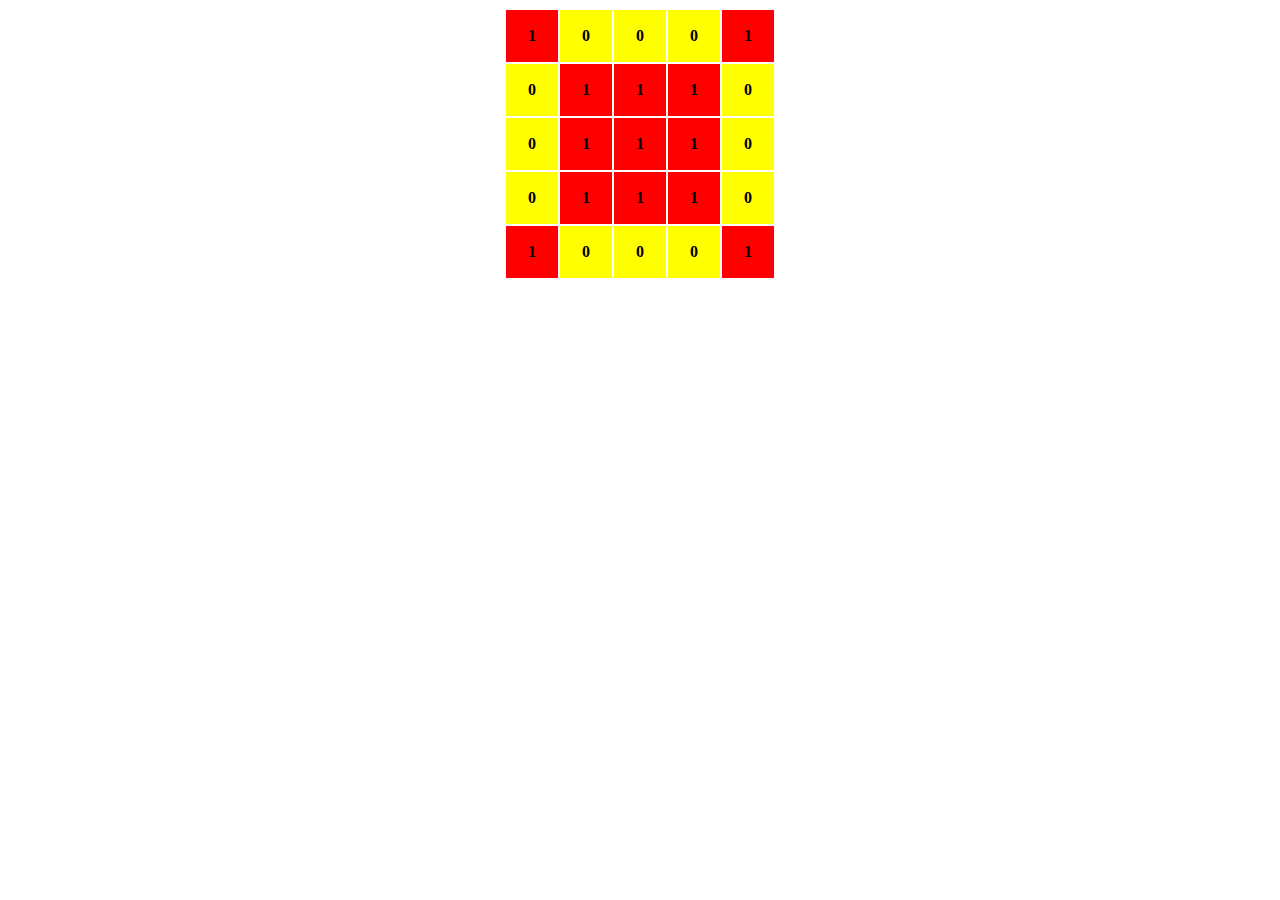
<file: labwork6/task3/task3.html>
<!DOCTYPE html>
<html lang="en">
<head>
    <meta charset="UTF-8">
    <meta name="viewport" content="width=device-width, initial-scale=1.0">
    <link rel="stylesheet" href="style.css">
    <title>Document</title>
</head>
<body>
    <table>
        <tr>
         <th class="one">1</th>
         <th class="zero">0</th>
         <th class="zero">0</th>
         <th class="zero">0</th>
         <th class="one">1</th>
        </tr>
        <tr>
            <th class="zero">0</th>
            <th class="one">1</th>
            <th class="one">1</th>
            <th class="one">1</th>
            <th class="zero">0</th>
        </tr>
        <tr>
            <th class="zero">0</th>
            <th class="one">1</th>
            <th class="one">1</th>
            <th class="one">1</th>
            <th class="zero">0</th>
        </tr>
           <tr>
            <th class="zero">0</th>
            <th class="one">1</th>
            <th class="one">1</th>
            <th class="one">1</th>
            <th class="zero">0</th>
           </tr>
        <tr>
            <th class="one">1</th>
            <th class="zero">0</th>
            <th class="zero">0</th>
            <th class="zero">0</th>
            <th class="one">1</th>
           </tr>
      </table>
</body>
</html>
</file>
<file: labwork6/task2/styles.css>
html{
    width: 1400px;
    max-width: 1440px;

}
body{
    width: 1440px;
    max-width: 1440px;
    background-image: url("img/mainpagecover.png");
    background-repeat: no-repeat;
    background-color: #FAFAFA;
}
.header{
    width: 90%;
    height: 104px;
    display: flex;
    align-items: center;
    justify-content: space-between;
    margin-left: auto;
    margin-right: auto;
    flex-wrap: wrap;
}
.header--sitetitle{
    margin-left: 100px;
    width: 107px;
    height: 32px;
}
.header--navmenu{
    justify-content: space-between;
    display: flex;
    flex-direction: row ;
    width: 280px;
}
.header--navmenu p{
    font-family: 'Montserrat';
    font-style: normal;
    font-weight: 600;
    font-size: 14px;
    line-height: 24px;
    text-align: center;
    letter-spacing: 0.2px;
    color: #737373;

}
.header--toggler{
    height: 14px;
    margin-left: 600px;
}
.main{
    display: flex;
    align-items: center;
    flex-direction: column;
    justify-content: space-between;
    margin-left: auto;
    margin-right: auto;
    flex-wrap: wrap;
}
.main--selection1{
    display: flex;
    align-items: flex-start;
    flex-direction: column;
    justify-content: space-between;
    margin-left: auto;
    margin-right: auto;
    flex-wrap: wrap;
    height: 700px;
    width: 1046px;
}
.main--selection1--titiletext{
    width: 509px;
    height: 160px;

    /* h1 */

    font-family: 'Montserrat';
    font-style: normal;
    font-weight: 800;
    font-size: 58px;
    line-height: 80px;
    /* or 138% */

    letter-spacing: 0.2px;

    /* text-color */

    color: #252B42;

}
.main--selection1--text{
    width: 376px;
    height: 60px;

    /* h4 */

    font-family: 'Montserrat';
    font-style: normal;
    font-weight: 500;
    font-size: 20px;
    line-height: 30px;
    /* or 150% */

    letter-spacing: 0.2px;

    /* second-text-color */

    color: #737373;

}
.main--selection1--cta{
    width: 349px;
    height: 48px;
    display: flex;
    flex-direction: row;
    align-items: flex-start;
    gap: 10px;    
}
.main--selection1--cta--button{
    width: 185px;
    height: 48px;

    /* primary-color */

    background: #FFA62B;
    border-radius: 37px;
    border: #FFFFFF;
    font-family: 'Montserrat';
font-style: normal;
font-weight: 700;
font-size: 14px;
line-height: 28px;
/* identical to box height, or 200% */

text-align: center;
letter-spacing: 0.2px;

/* light-text-color */

color: #FFFFFF;
}
.main--selection1--cta--button2{
        
    width: 154px;
    height: 48px;

    /* secondary-color-1 */

    border: 1px solid #00A0C1;
    border-radius: 37px;

    /* Inside auto layout */

    flex: none;
    order: 1;
    flex-grow: 0;
    font-family: 'Montserrat';
    font-style: normal;
    font-weight: 700;
    font-size: 14px;
    line-height: 28px;
    /* identical to box height, or 200% */

    text-align: center;
    letter-spacing: 0.2px;

    /* secondary-color-1 */

    color: #00A0C1;
}
.main--selection--containers{
    width: 1046px;
    height: 210px;
    display: flex;
    flex-direction: row;
    align-items: center;
    padding: 0px;
    gap: 30px;
}
.main--selection--containers--block{
    display: flex;
    flex-direction: column;
    align-items: flex-start;
    padding: 35px 40px;
    gap: 10px;
    width: 258px;
    height: 150px;
    background: #FFFFFF;
    box-shadow: 0px 13px 19px rgba(0, 0, 0, 0.07);
    fill: #00A0C1;
}
.main--selection--containers--block p{
    width: 218px;
    height: 40px;
    font-family: 'Montserrat';
    font-style: normal;
    font-weight: 500;
    font-size: 14px;
    line-height: 20px;
    /* or 143% */

    letter-spacing: 0.2px;
}
.main--selection--containers--block--title{
    font-family: 'Montserrat';
    font-style: normal;
    font-weight: 700;
    font-size: 24px;
    line-height: 32px;
    /* identical to box height, or 133% */

    letter-spacing: 0.1px;

}
.main--selection--containers--block:hover{
    transition: 400ms;
    background: #00A0C1;
    color: white;
    fill: white;
}
.main--selection2{
    width: 1440px;
    height: 526px;
    display: flex;
    align-items: center;
    flex-direction: column;
    justify-content: center;
    margin-left: auto;
    margin-right: auto;
    flex-wrap: wrap;
}
.main--selection2--titletext{
    font-family: 'Montserrat';
    font-style: normal;
    font-weight: 700;
    font-size: 40px;
    line-height: 57px;
    /* identical to box height, or 142% */

    letter-spacing: 0.2px;

    /* text-color */

    color: #252B42;

}

.main--selection2--p{
    margin-bottom: 50px;
    width: 511px;
    height: 40px;
    font-family: 'Montserrat';
    font-style: normal;
    font-weight: 500;
    font-size: 14px;
    line-height: 20px;
    text-align: center;
    letter-spacing: 0.2px;
    color: #737373;
}
.main--selection2--row{
    display: flex;
    flex-direction: row;
    align-items: center;
    padding: 0px;
    gap: 30px;
    width: 1049px;
    height: 209px;
}
.main--selection2--row--block{
    display: flex;
    flex-direction: column;
    align-items: center;
    padding: 30px 40px;
    gap: 10px;
    width: 230px;
    height: 209px;
    background: #FFFFFF;
}
.main--selection2--row--block p{
    font-family: 'Montserrat';
    font-style: normal;
    font-weight: 700;
    font-size: 16px;
    line-height: 24px;
    text-align: center;
    letter-spacing: 0.1px;
    color: #737373;
}
.main--selection3{
    width: 1440px;
    height: 699px;
    display: flex;
    align-items: center;
    flex-direction: column;
    justify-content: center;
    margin-left: auto;
    margin-right: auto;
    flex-wrap: wrap;
}
.main--selection2--row{
    display: flex;
    flex-direction: row;
    align-items: center;
    padding: 0px;
    gap: 30px;
    width: 1049px;
    height: 342px;    
}
.main--selection3--row--block{
    display: flex;
    flex-direction: column;
    align-items: flex-start;
    padding: 0px;

    width: 230px;
    height: 342px;

    background: white;
}
.main--selection3--row--block h5{
    margin-left: 29px;
    width: 125px;
    height: 48px;
    font-family: 'Montserrat';
    font-style: normal;
    font-weight: 700;
    font-size: 18px;
    line-height: 24px;
    letter-spacing: 0.1px;
    color: #252B42;  
}
.main--selection3--p{
    margin-left: 29px;
    width: 160px;
    height: 80px;
    font-family: 'Montserrat';
    font-style: normal;
    font-weight: 500;
    font-size: 14px;
    line-height: 20px;
    letter-spacing: 0.2px;
    color: #737373;

}
.main--selection4{
    width: 1440px;
    height: 808px;
    display: flex;
    align-items: center;
    flex-direction: column;
    justify-content: center;
    margin-left: auto;
    margin-right: auto;
    flex-wrap: wrap;
}
.main--selection4--row{
    display: flex;
    flex-direction: row;
    align-items: center;
    width: 985px;
    height: 393px;
}
.main--selection4--row--block{
    display: flex;
    flex-direction: column;
    align-items: center;
    padding: 50px 40px;
    gap: 15px;

    width: 278px;
    height: 293px;
    fill:#00A0C1;
    background: #FFFFFF;
    color: #252B42;
}
.main--selection4--row--block p{
    font-family: 'Montserrat';
    font-style: normal;
    font-weight: 600;
    font-size: 14px;
    line-height: 24px;
    text-align: center;
    letter-spacing: 0.2px;
    
}
.main--selection4--row--block h5{
    font-family: 'Montserrat';
    font-style: normal;
    font-weight: 700;
    font-size: 16px;
    line-height: 24px;
    /* identical to box height, or 150% */

    text-align: center;
    letter-spacing: 0.1px;  
}

.main--selection4--row--block--button{
    display: flex;
    flex-direction: column;
    align-items: center;
    padding: 10px 20px;
    gap: 10px;
    
    width: 160px;
    height: 44px;
    
    /* primary-color */
    
    border: 1px solid #FFA62B;
    border-radius: 5px;
    font-family: 'Montserrat';
    font-style: normal;
    font-weight: 600;
    font-size: 14px;
    line-height: 24px;
    /* identical to box height, or 171% */

    text-align: center;
    letter-spacing: 0.2px;

    /* primary-color */

    color: #FFA62B;
    background: rgba(0, 0, 0, 0);
}
.main--selection4--row--block--email{
    width: 221px;
    height: 48px;
}
.main--selection4--row--block:hover{
    height: 313px;
    padding: 80px 40px;
    transition: 200ms;
    background: #252B42;
    color: #FFFFFF;
    fill: #FFFFFF;
}
.main--selection4--row--block:hover .main--selection4--row--block--button{
    transition: 200ms;
    color: #FFFFFF;
    border: 1px solid #FFFFFF;
}
.footer{
    width: 1440px;
    height: 488px;
    display: flex;
    align-items: center;
    flex-direction: column;
    justify-content: flex-start;
    margin-left: auto;
    margin-right: auto;
}
.footer--block1{
    height: 142px;
    width: 100%;
    background: #FFFFFF;
    justify-content: center;
    display: flex;
    flex-direction: row;
}
.footer--block1--block{
    width: 1050px;
    height: 142px;
    display: flex;
    flex-direction: row;
    justify-content: space-between;
    align-items: center;
}
.footer--block1--block--textblock{
    display: flex;
    flex-direction: column;
    justify-content: flex-start;
}
.footer--block1--block--textblock--h3{
    font-family: 'Montserrat';
    font-style: normal;
    font-weight: 700;
    font-size: 24px;
    line-height: 32px;
    letter-spacing: 0.1px;
    color: #252B42;
}
.footer--block1--block--textblock--p{
    font-family: 'Montserrat';
    font-style: normal;
    justify-content: center ;
    font-weight: 500;
    font-size: 14px;
    line-height: 20px;
    /* identical to box height, or 143% */

    letter-spacing: 0.2px;

    /* second-text-color */

    color: #737373;
}
.footer--block1--block--button{
    width: 160px;
    height: 58px;

    /* primary-color */

    background: #FFA62B;
    border-radius: 5px;
    border: 0cm;
    font-family: 'Montserrat';
    font-style: normal;
    font-weight: 700;
    font-size: 14px;
    line-height: 28px;
    /* identical to box height, or 200% */

    text-align: center;
    letter-spacing: 0.2px;

    /* light-text-color */

    color: #FFFFFF;
}
.footer--block2{
    height: 273px;
    background: #16697A;
    width: 1440px;
    display: flex;
    flex-direction: row;
    justify-content: space-around;
    align-items: center; 
}
.footer--block2--block{
    width: 1050px;
    height: 100%;
    display: flex;
    flex-direction: row;
    justify-content: space-around;
    align-items: center; 
}
.footer--block2--block--menucolumn{
    display: flex;
    flex-direction: column;
    align-items: flex-start;
    justify-content: space-around;
    padding: 0px;
    gap: 10px;

    height: 166px;

}
.footer--block2--block--menucolumn p{
    font-family: 'Montserrat';
    font-style: normal;
    font-weight: 700;
    font-size: 20px;
    line-height: 24px;
    /* identical to box height, or 150% */

    letter-spacing: 0.1px;

    /* light-text-color */

    color: #FFFFFF;
}
.footer--block2--block--menucolumn ul li{
    font-family: 'Montserrat';
    display: flex;
    align-items: center;
    flex-direction: row;
    font-style: normal;
    font-weight: 600;
    font-size: 14px;
    line-height: 24px;
    letter-spacing: 0.2px;
    fill:#8EC2F2;
    color: #FFFFFF;

}
.footer--block2--block--menucolumn ul li svg{
    margin-right: 10px;
}
ul {
    list-style-type: none;
    margin: 0;
    padding: 0;
  }
.footer--block3{
    height: 74px;
    width: 1444px;
    display: flex;
    justify-content: center;
    align-items: center;
}
.footer--block3--block{
    width: 1050px;
    height: 74px;
    display: flex;
    align-items: center;
    justify-content: space-between;
}
.footer--block3--block p{
    font-family: 'Montserrat';
    font-style: normal;
    font-weight: 600;
    font-size: 14px;
    line-height: 24px;
    /* identical to box height, or 171% */

    letter-spacing: 0.2px;

    /* second-text-color */

    color: #737373;
}
.footer--block3--block--icons{
    display: flex;
    align-items: center;
    justify-content: space-between;
    gap:20px;
}
</file>
<file: labwork6/task3/style.css>
.one{
    margin: 4px;
    width: 50px;
    height: 50px;
    background-color: red;
}
.zero{
    margin: 4px;
    width: 50px;
    height: 50px;
    background-color: yellow;
}
table{
    margin: auto;
}
</file>
